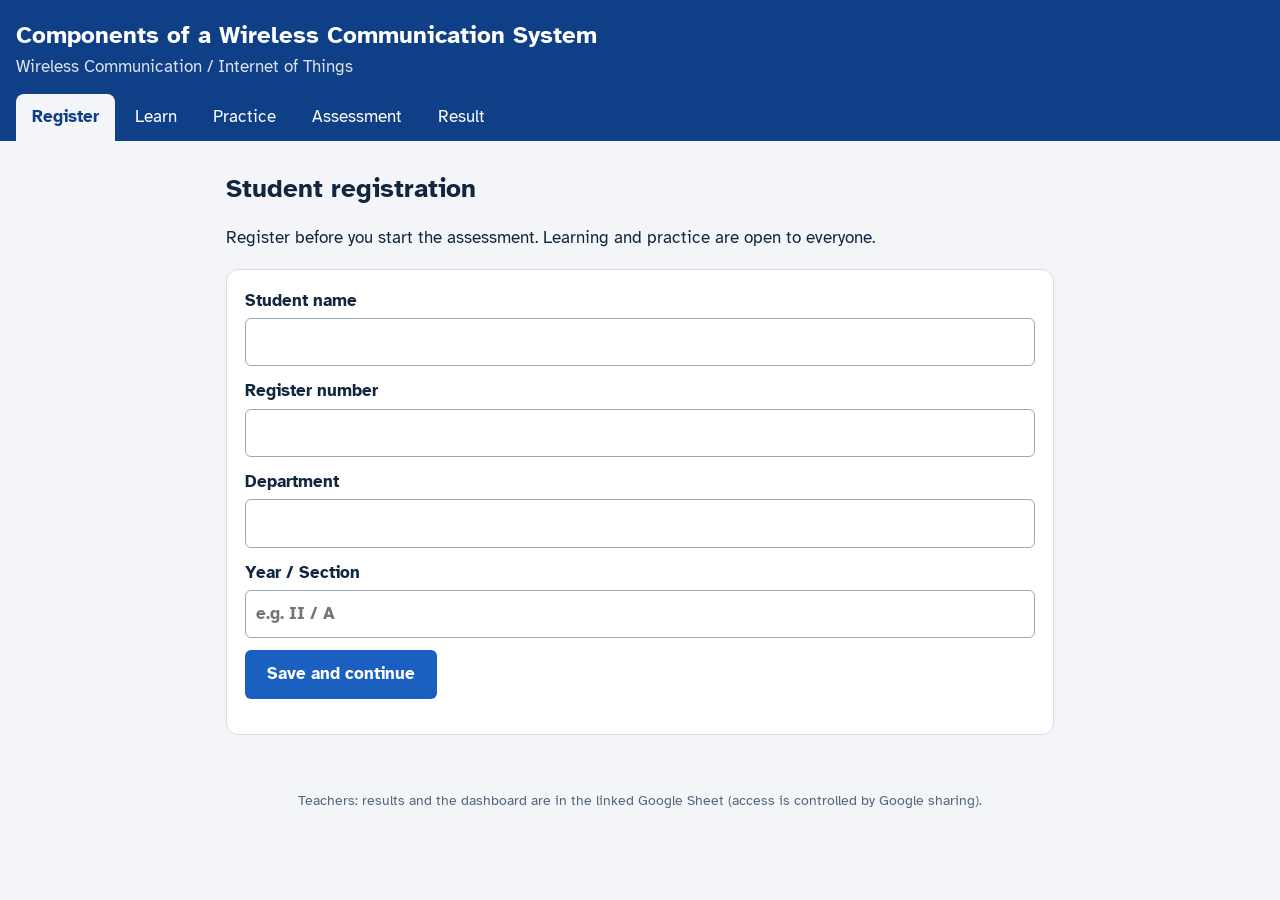
<file: index.html>
<!DOCTYPE html>
<html lang="en">
<head>
<meta charset="utf-8">
<meta name="viewport" content="width=device-width, initial-scale=1">
<title>Components of a Wireless Communication System</title>
<link rel="preconnect" href="https://fonts.googleapis.com">
<link href="https://fonts.googleapis.com/css2?family=Atkinson+Hyperlegible:wght@400;700&display=swap" rel="stylesheet">
<link rel="stylesheet" href="style.css">
</head>
<body>
<header>
  <h1>Components of a Wireless Communication System</h1>
  <p>Wireless Communication / Internet of Things</p>
  <nav aria-label="Main">
    <button data-v="register">Register</button>
    <button data-v="learn">Learn</button>
    <button data-v="practice">Practice</button>
    <button data-v="assess">Assessment</button>
    <button data-v="result">Result</button>
  </nav>
</header>
<main>
<section id="register">
  <h2>Student registration</h2>
  <p>Register before you start the assessment. Learning and practice are open to everyone.</p>
  <form id="regForm" class="card">
    <label>Student name <input name="name" required maxlength="80" autocomplete="name"></label>
    <label>Register number <input name="reg" required maxlength="30" pattern="[A-Za-z0-9\-\/]+" title="Letters, digits, - or /"></label>
    <label>Department <input name="dept" required maxlength="60"></label>
    <label>Year / Section <input name="year" required maxlength="20" placeholder="e.g. II / A"></label>
    <button class="primary">Save and continue</button>
    <p id="regMsg" role="status"></p>
  </form>
</section>

<section id="learn" hidden>
  <h2>Learn the six components</h2>
  <svg viewBox="0 0 720 150" role="img" aria-label="Block diagram: information source to transmitter to transmit antenna, over the air to receive antenna, receiver, destination" class="diagram">
    <defs><marker id="ar" markerWidth="8" markerHeight="8" refX="6" refY="4" orient="auto"><path d="M0,0 L8,4 L0,8z" fill="#1b5fc1"/></marker></defs>
    <g font-size="13" text-anchor="middle" fill="#12263f">
      <rect x="5" y="20" width="100" height="44" rx="6" class="b0"/><text x="55" y="47">Source</text>
      <rect x="135" y="20" width="110" height="44" rx="6" class="b1"/><text x="190" y="47">Transmitter</text>
      <rect x="275" y="20" width="100" height="44" rx="6" class="b1"/><text x="325" y="47">Tx Antenna</text>
      <rect x="405" y="20" width="100" height="44" rx="6" class="b1"/><text x="455" y="47">Rx Antenna</text>
      <rect x="535" y="20" width="90" height="44" rx="6" class="b1"/><text x="580" y="47">Receiver</text>
      <rect x="650" y="20" width="65" height="44" rx="6" class="b0"/><text x="682" y="47">Sink</text>
      <rect x="135" y="90" width="110" height="40" rx="6" class="b2"/><text x="190" y="115">Mixer · Amp · Filter</text>
      <rect x="520" y="90" width="120" height="40" rx="6" class="b2"/><text x="580" y="115">Filter · Amp · Mixer</text>
    </g>
    <g stroke="#1b5fc1" stroke-width="2" marker-end="url(#ar)"><line x1="105" y1="42" x2="133" y2="42"/><line x1="245" y1="42" x2="273" y2="42"/><line x1="375" y1="42" x2="403" y2="42" stroke-dasharray="5 4"/><line x1="505" y1="42" x2="533" y2="42"/><line x1="625" y1="42" x2="648" y2="42"/></g>
  </svg>
  <div id="learnCards"></div>
</section>

<section id="practice" hidden>
  <h2>Practice activities</h2>
  <div class="tabs" role="tablist" id="actTabs"></div>
  <div id="actBody" class="card"></div>
</section>

<section id="assess" hidden>
  <h2>Assessment</h2>
  <div id="assessIntro" class="card">
    <p>25 marks in total: 10 MCQs (10), 5 match-the-following (5) and 5 situation-based questions (10). You have 20 minutes, and you can attempt it once.</p>
    <button class="primary" id="startBtn">Start assessment</button>
    <p id="startMsg" role="status"></p>
  </div>
  <div id="quiz" hidden>
    <div class="sticky"><span id="clock" aria-live="off">20:00</span><div class="bar"><i id="prog"></i></div></div>
    <div id="qList"></div>
    <button class="primary" id="submitBtn">Submit assessment</button>
    <p id="subMsg" role="status"></p>
  </div>
</section>

<section id="result" hidden>
  <h2>Result</h2>
  <div id="resBody" class="card"><p>Complete the assessment to see your result.</p></div>
</section>
</main>
<footer>Teachers: results and the dashboard are in the linked Google Sheet (access is controlled by Google sharing).</footer>
<script src="questions.js"></script>
<script src="script.js"></script>
</body>
</html>
</file>
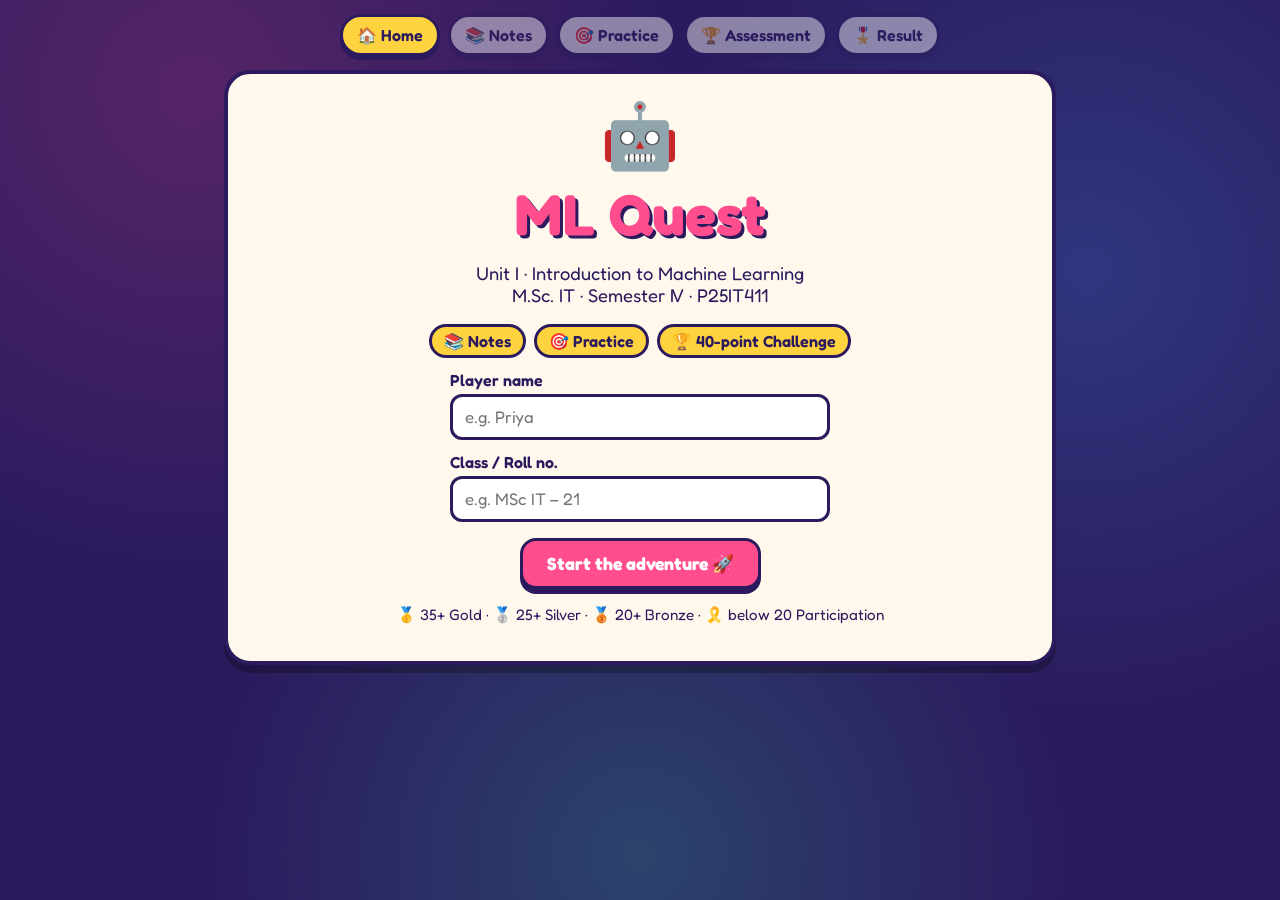
<file: machine-learning/index.html>
<!DOCTYPE html>
<html lang="en"><head><meta charset="utf-8">
<meta name="viewport" content="width=device-width, initial-scale=1, viewport-fit=cover">
<title>ML Quest – Machine Learning Game</title>
<link href="https://fonts.googleapis.com/css2?family=Fredoka:wght@400;500;600;700&display=swap" rel="stylesheet">
<style>
:root{--bg:#2b1b5e;--bg2:#3d2a7d;--card:#fff8ec;--ink:#2b1b5e;--pink:#ff4d8d;--yel:#ffd23f;--mint:#2ee6a6;--sky:#3fa7ff;--bad:#ff5c5c;box-sizing:border-box;padding-top:env(safe-area-inset-top,0px);padding-bottom:env(safe-area-inset-bottom,0px)}
*{box-sizing:inherit}
html{scroll-padding-top:env(safe-area-inset-top,0px)}
body{margin:0;font-family:'Fredoka','Trebuchet MS',system-ui,sans-serif;background:var(--bg);background-image:radial-gradient(circle at 15% 10%,#ff4d8d33 0,transparent 35%),radial-gradient(circle at 85% 30%,#3fa7ff33 0,transparent 35%),radial-gradient(circle at 50% 95%,#2ee6a633 0,transparent 40%);color:var(--ink);min-height:100vh}
#app{max-width:860px;margin:0 auto;padding:14px}
nav{display:flex;gap:8px;flex-wrap:wrap;justify-content:center;margin-bottom:14px}
nav button{font:inherit;font-weight:600;border:3px solid var(--ink);background:#fff;color:var(--ink);padding:8px 14px;border-radius:999px;cursor:pointer;box-shadow:0 4px 0 var(--ink)}
nav button.on{background:var(--yel)}
nav button:disabled{opacity:.45;cursor:not-allowed}
.card{background:var(--card);border:4px solid var(--ink);border-radius:26px;padding:22px;box-shadow:0 8px 0 #0004}
h1{font-size:clamp(2.2rem,8vw,3.6rem);line-height:1;margin:.2em 0;color:var(--pink);text-shadow:3px 3px 0 var(--ink)}
h2{margin:.2em 0 .5em;font-size:1.7rem}h3{margin:.8em 0 .3em;color:var(--pink)}
.btn{font:inherit;font-weight:700;font-size:1.1rem;border:3px solid var(--ink);background:var(--pink);color:#fff;padding:12px 24px;border-radius:16px;cursor:pointer;box-shadow:0 5px 0 var(--ink);transition:transform .1s}
.btn:active{transform:translateY(4px);box-shadow:0 1px 0 var(--ink)}
.btn.alt{background:var(--sky)}.btn.g{background:var(--mint);color:var(--ink)}
input,select{font:inherit;font-size:1.05rem;padding:10px 12px;border:3px solid var(--ink);border-radius:12px;background:#fff;color:var(--ink);width:100%}
label{font-weight:600;display:block;margin:12px 0 4px}
.hero{text-align:center}.mascot{font-size:4rem;display:inline-block;animation:bob 1.6s ease-in-out infinite}
@keyframes bob{50%{transform:translateY(-12px) rotate(6deg)}}
.pills{display:flex;gap:8px;flex-wrap:wrap;justify-content:center;margin:12px 0}
.pill{background:var(--yel);border:3px solid var(--ink);border-radius:999px;padding:4px 12px;font-weight:600}
.nb{background:#fff;border:3px solid var(--ink);border-left-width:12px;border-radius:14px;padding:10px 14px;margin:10px 0}
.nb.p{border-left-color:var(--pink)}.nb.s{border-left-color:var(--sky)}.nb.m{border-left-color:var(--mint)}.nb.y{border-left-color:var(--yel)}
.nb b{color:var(--pink)}
table{width:100%;border-collapse:collapse;background:#fff;border-radius:12px;overflow:hidden;font-size:.95rem}
td,th{border:2px solid var(--ink);padding:6px 8px;text-align:left}th{background:var(--yel)}
.wrap{overflow-x:auto}
.bar{height:16px;background:#fff;border:3px solid var(--ink);border-radius:99px;overflow:hidden;margin:8px 0 14px}
.bar i{display:block;height:100%;background:linear-gradient(90deg,var(--pink),var(--yel));transition:width .3s}
.hud{display:flex;justify-content:space-between;font-weight:700;flex-wrap:wrap;gap:6px}
.q{margin:14px 0;padding:12px;background:#fff;border:3px solid var(--ink);border-radius:16px}
.q p{margin:0 0 8px;font-weight:600}
.opt{display:block;width:100%;text-align:left;font:inherit;margin:6px 0;padding:10px 12px;border:3px solid var(--ink);border-radius:12px;background:#fff;color:var(--ink);cursor:pointer}
.opt:hover{background:#fff3c4}.opt.sel{background:var(--sky);color:#fff}
.opt.ok{background:var(--mint)}.opt.no{background:var(--bad);color:#fff}
.row{display:grid;grid-template-columns:1fr 2fr;gap:10px;align-items:center;margin:8px 0}
.fb{font-weight:600;margin-top:8px}
.medal{font-size:7rem;animation:bob 1.4s ease-in-out infinite}
.score{font-size:3rem;font-weight:700;color:var(--pink)}
.rain{position:fixed;top:-40px;font-size:2rem;animation:fall linear forwards;pointer-events:none;z-index:9}
@keyframes fall{to{transform:translateY(110vh) rotate(360deg)}}
@media(max-width:560px){.row{grid-template-columns:1fr}}
@media(prefers-reduced-motion:reduce){*{animation:none!important}}
</style></head><body><div id="app"></div>
<script>
const MCQ=[
["Which definition of ML comes from Alpaydin?",["Writing rules for every case by hand","Programming computers to optimize a performance criterion using example data or past experience","Storing data in large databases","Building faster hardware"],1],
["In Mitchell's definition, what does 'E' stand for?",["Error","Equation","Experience","Evaluation"],2],
["A spam filter that improves as it sees more labelled emails satisfies Mitchell's definition when…",["its code gets longer","its measured performance improves with experience","it uses more memory","it blocks all emails"],1],
["Which problem is BEST suited to ML rather than hand-written rules?",["Checking if marks ≥ 40","Converting km to miles","Recognising faces","Adding two numbers"],2],
["Traditional programming takes…",["Data + Program → Output","Data + Output → Program","Only output","Only a model"],0],
["Machine Learning takes data and expected results and produces…",["A bigger dataset","A model","A compiler","A database"],1],
["Which step turns raw text into numbers for an algorithm?",["Prediction","Data preparation / feature extraction","Testing","Deployment"],1],
["Why do we test a model on emails NOT used for training?",["To save time","To check how well it handles unseen data","To make training longer","To delete old data"],1],
["'Customers who buy bread also buy butter' is an example of…",["Regression","Classification","Association learning","Reinforcement learning"],2],
["Predicting the price of a 1,300 sq. ft. house is…",["Classification","Clustering","Regression","Association"],2],
["Grouping customers with NO predefined labels is…",["Supervised learning","Unsupervised learning","Regression","Rule-based programming"],1],
["A robot learns to walk using rewards and penalties. This is…",["Reinforcement learning","Classification","Association","Regression"],0],
["In Mitchell's checkers system, which module turns game history into training examples?",["Performance System","Critic","Generalizer","Experiment Generator"],1],
["Data Mining is best described as…",["A type of hardware","Discovering useful patterns from large collections of data","Only a part of traditional programming","Deleting duplicate data"],1],
["Which is a limitation of ML?",["It never needs data","It cannot analyse large data","Biased training data can give unfair predictions","It always gives correct answers"],2]];
const PRAC=[
["What is the output type of classification?",["A category","A continuous number","A reward","A cluster centre"],0,"Classification = Category!"],
["Regression predicts…",["Groups","Numerical values","Rewards","Rules"],1,"Regression = Number!"],
["Which uses labelled data?",["Supervised learning","Clustering","Both equally","Neither"],0,"Supervised learning learns from labelled examples."],
["The learner in reinforcement learning is the…",["Agent","Critic","Dataset","Label"],0,"Agent acts in an environment and gets rewards."],
["Which module picks new games to practise in the checkers system?",["Critic","Experiment Generator","Generalizer","Performance System"],1,"It proposes new problems to explore."],
["An algorithm vs a model: the model is…",["The procedure","The result of applying the procedure to data","The dataset","The label"],1,"Algorithm = procedure, model = result."],
["Which is NOT a field that contributes to ML?",["Statistics","Control theory","Probability","Pottery glazing"],2,"ML is interdisciplinary, but not that interdisciplinary!"],
["Overfitting means the model…",["Memorises training examples","Is too small","Has no data","Uses rewards"],0,"It memorises instead of generalising."]];
const MATCH=[
{t:"Round 1 – Data Vocabulary",p:[["Dataset","Collection of data"],["Instance","One data record"],["Feature","A characteristic of the data"],["Label","The correct output"],["Model","Result of applying a learning algorithm to data"]]},
{t:"Round 2 – Learning Types",p:[["Classification","Predicts a category"],["Regression","Predicts a numerical value"],["Clustering","Groups similar unlabelled data"],["Association","Finds items bought together"],["Reinforcement","Learns from rewards and penalties"]]},
{t:"Round 3 – Systems & Concepts",p:[["Performance System","Plays the game using learned knowledge"],["Critic","Produces training examples from game history"],["Generalizer","Learns a hypothesis from training examples"],["Experiment Generator","Proposes new problems to practise"],["Data Mining","Discovering useful knowledge in large data"]]}];
const FILL=[
["In Mitchell's T, E, P, the P stands for ___ .",["performance"]],
["Predicting a continuous number is called ___ .",["regression"]],
["Learning from data that has no labels is ___ learning.",["unsupervised"]],
["In reinforcement learning, the learner or decision-maker is the ___ .",["agent"]],
["Bread → Butter is an example of ___ learning.",["association"]],
["When a model memorises training data instead of learning general patterns it is ___ .",["overfitting","over-fitting"]],
["Deciding Spam or Genuine is a ___ problem.",["classification"]],
["Text is converted into a ___ representation so algorithms can process it.",["numerical","numeric"]],
["The correct output attached to a training example is called a ___ .",["label"]],
["The procedure used to learn is the ___ ; the model is its result.",["algorithm"]]];
const NOTES=[
["p","What is ML?","Alpaydin: programming computers to <b>optimize a performance criterion using example data or past experience</b>. Models can be predictive, descriptive or both."],
["s","Mitchell's T + E + P","A program learns from experience <b>E</b> on tasks <b>T</b> with performance measure <b>P</b> if its performance at T, as measured by P, improves with E. Chess: T = playing, E = many games, P = % won."],
["m","Why ML?","Expertise hard to express as rules (faces) · huge data (fraud) · changing environments (traffic)."],
["y","Traditional vs ML","Traditional: <b>Data + Program → Output</b>. ML: <b>Data + Expected results → Learning algorithm → Model</b>."],
["p","ML workflow","Collect data → prepare → extract features → train → test on unseen data → predict. Algorithm = procedure; model = result."],
["s","Five application areas","<b>Association</b> (relationships, P(Y|X)) · <b>Classification</b> (category) · <b>Regression</b> (number) · <b>Unsupervised</b> (hidden groups) · <b>Reinforcement</b> (rewards)."],
["m","Mitchell's checkers system","<b>Performance System</b> plays · <b>Critic</b> makes training examples · <b>Generalizer</b> learns a hypothesis · <b>Experiment Generator</b> proposes new problems."],
["y","Data Mining & interdisciplinary ML","Data mining finds useful knowledge in large data; ML is one of its techniques. ML draws on CS, statistics, maths, AI, probability, biology, psychology, control theory and information theory."],
["p","Limitations","Data dependency · bias · computing cost · overfitting · interpretability · privacy · wrong predictions. ML is powerful, not magic!"]];
const $=s=>document.querySelector(s),app=$('#app');
let st={page:'reg',name:'',cls:'',mcq:Array(15).fill(null),mt:MATCH.map(r=>Array(5).fill('')),fill:Array(10).fill(''),sec:0,res:null},pr={i:0,xp:0,done:false,ans:null};
const sh=a=>{a=[...a];for(let i=a.length-1;i>0;i--){const j=Math.random()*(i+1)|0;[a[i],a[j]]=[a[j],a[i]]}return a};
const nav=()=>{const ok=!!st.name,a=st.page;const b=(p,l,d)=>`<button class="${a==p?'on':''}" ${d?'disabled':''} onclick="go('${p}')">${l}</button>`;return `<nav>${b('reg','🏠 Home')}${b('notes','📚 Notes',!ok)}${b('practice','🎯 Practice',!ok)}${b('assess','🏆 Assessment',!ok)}${b('result','🎖️ Result',!st.res)}</nav>`};
function go(p){st.page=p;if(p=='practice'&&pr.done)pr={i:0,xp:0,done:false,ans:null};draw();window.scrollTo(0,0)}
function draw(){app.innerHTML=nav()+({reg,notes,practice,assess,result}[st.page])();}
function reg(){return `<div class="card hero"><div class="mascot">🤖</div><h1>ML Quest</h1><p style="font-size:1.15rem">Unit I · Introduction to Machine Learning<br>M.Sc. IT · Semester IV · P25IT411</p>
<div class="pills"><span class="pill">📚 Notes</span><span class="pill">🎯 Practice</span><span class="pill">🏆 40-point Challenge</span></div>
<div style="max-width:380px;margin:0 auto;text-align:left"><label>Player name</label><input id="nm" value="${st.name}" placeholder="e.g. Priya" maxlength="30">
<label>Class / Roll no.</label><input id="cl" value="${st.cls}" placeholder="e.g. MSc IT – 21" maxlength="30"></div>
<p><button class="btn" onclick="start()">Start the adventure 🚀</button></p>
<p style="font-size:.95rem">🥇 35+ Gold · 🥈 25+ Silver · 🥉 20+ Bronze · 🎗️ below 20 Participation</p></div>`}
function start(){const n=$('#nm').value.trim();if(!n){$('#nm').style.borderColor='#ff5c5c';$('#nm').placeholder='Please enter your name!';return}st.name=n;st.cls=$('#cl').value.trim();go('notes')}
function notes(){return `<div class="card"><h2>📚 Study Notes, ${esc(st.name)}!</h2><p>Read these power-ups, then try Practice.</p>${NOTES.map(n=>`<div class="nb ${n[0]}"><b>${n[1]}</b><br>${n[2]}</div>`).join('')}
<h3>Quick compare</h3><div class="wrap"><table><tr><th>Type</th><th>Learns</th><th>Example</th></tr><tr><td>Association</td><td>Relationships</td><td>Bread → Butter</td></tr><tr><td>Classification</td><td>Categories</td><td>Spam detection</td></tr><tr><td>Regression</td><td>Numbers</td><td>House price</td></tr><tr><td>Unsupervised</td><td>Hidden patterns</td><td>Customer groups</td></tr><tr><td>Reinforcement</td><td>Better actions</td><td>Robot navigation</td></tr></table></div>
<p style="text-align:center"><button class="btn alt" onclick="go('practice')">Go to Practice 🎯</button></p></div>`}
const esc=s=>s.replace(/[&<>"]/g,c=>({'&':'&amp;','<':'&lt;','>':'&gt;','"':'&quot;'}[c]));
function practice(){if(pr.done)return `<div class="card hero"><div class="mascot">⭐</div><h2>Practice complete!</h2><p class="score">${pr.xp} / ${PRAC.length*10} XP</p><p>${pr.xp>=60?'You are ready for the real challenge!':'Revisit the notes and try again.'}</p><button class="btn alt" onclick="go('notes')">Review notes</button> <button class="btn" onclick="pr={i:0,xp:0,done:false,ans:null};draw()">Replay</button> <button class="btn g" onclick="go('assess')">Take assessment</button></div>`;
const q=PRAC[pr.i];return `<div class="card"><div class="hud"><span>🎯 Practice ${pr.i+1}/${PRAC.length}</span><span>⭐ ${pr.xp} XP</span></div><div class="bar"><i style="width:${pr.i/PRAC.length*100}%"></i></div><div class="q"><p>${q[0]}</p>${q[1].map((o,i)=>`<button class="opt ${pr.ans!==null?(i==q[2]?'ok':i==pr.ans?'no':''):''}" ${pr.ans!==null?'disabled':''} onclick="pa(${i})">${o}</button>`).join('')}
${pr.ans!==null?`<div class="fb">${pr.ans==q[2]?'🎉 Correct! +10 XP':'💡 Not quite.'} ${q[3]}</div><p><button class="btn g" onclick="pn()">${pr.i==PRAC.length-1?'Finish':'Next'} ▶</button></p>`:''}</div></div>`}
function pa(i){pr.ans=i;if(i==PRAC[pr.i][2])pr.xp+=10;draw()}
function pn(){pr.ans=null;pr.i++;if(pr.i>=PRAC.length)pr.done=true;draw()}
const SECN=["🧠 Level 1 · Multiple Choice (15)","🧩 Level 2 · Match the Pairs (15)","✍️ Level 3 · Fill in the Blanks (10)"];
function assess(){const s=st.sec;let h=`<div class="card"><div class="hud"><span>${SECN[s]}</span><span>Total: 40 pts</span></div><div class="bar"><i style="width:${(s+1)/3*100}%"></i></div>`;
if(s==0)h+=MCQ.map((q,i)=>`<div class="q"><p>${i+1}. ${q[0]}</p>${q[1].map((o,j)=>`<button class="opt ${st.mcq[i]===j?'sel':''}" onclick="st.mcq[${i}]=${j};keep(()=>draw())">${o}</button>`).join('')}</div>`).join('');
if(s==1)h+=MATCH.map((r,ri)=>{const opts=r.opt||(r.opt=sh(r.p.map(x=>x[1])));return `<h3>${r.t}</h3>`+r.p.map((p,pi)=>`<div class="row"><b>${ri*5+pi+1}. ${p[0]}</b><select onchange="st.mt[${ri}][${pi}]=this.value"><option value="">— choose —</option>${opts.map(o=>`<option ${st.mt[ri][pi]==o?'selected':''}>${o}</option>`).join('')}</select></div>`).join('')}).join('');
if(s==2)h+=FILL.map((q,i)=>`<div class="q"><p>${i+1}. ${q[0]}</p><input value="${esc(st.fill[i])}" oninput="st.fill[${i}]=this.value" placeholder="type your answer" autocomplete="off"></div>`).join('');
h+=`<p style="text-align:center">${s>0?'<button class="btn alt" onclick="st.sec--;draw();window.scrollTo(0,0)">◀ Back</button> ':''}${s<2?`<button class="btn" onclick="st.sec++;draw();window.scrollTo(0,0)">Next level ▶</button>`:`<button class="btn g" onclick="submit()">Submit & see medal 🏅</button>`}</p></div>`;return h}
function keep(f){const y=scrollY;f();scrollTo(0,y)}
function submit(){const un=st.mcq.filter(x=>x===null).length+st.mt.flat().filter(x=>!x).length+st.fill.filter(x=>!x.trim()).length;
if(un&&!confirm(`${un} question(s) are unanswered. Submit anyway?`))return;
const m=st.mcq.reduce((a,x,i)=>a+(x===MCQ[i][2]?1:0),0);
const mt=MATCH.reduce((a,r,ri)=>a+r.p.reduce((b,p,pi)=>b+(st.mt[ri][pi]==p[1]?1:0),0),0);
const f=st.fill.reduce((a,x,i)=>a+(FILL[i][1].includes(x.trim().toLowerCase())?1:0),0);
st.res={m,mt,f,t:m+mt+f};go('result');if(st.res.t>=20)rain(st.res.t>=35?'🥇':st.res.t>=25?'🥈':'🥉')}
function rain(e){for(let i=0;i<24;i++){const d=document.createElement('div');d.className='rain';d.textContent=['🎉','⭐',e,'🎈'][i%4];d.style.left=Math.random()*100+'vw';d.style.animationDuration=2+Math.random()*2+'s';document.body.appendChild(d);setTimeout(()=>d.remove(),4500)}}
function result(){const r=st.res,t=r.t;const M=t>=35?['🥇','Gold Medal','You are an ML Grandmaster!']:t>=25?['🥈','Silver Medal','Brilliant work, nearly at the top!']:t>=20?['🥉','Bronze Medal','Solid effort — you cleared the bar!']:['🎗️','Participation Medal','Every great model starts with training. Try again!'];
const rev=`<h3>Answer review</h3><div class="wrap"><table><tr><th>Section</th><th>Score</th></tr><tr><td>Multiple choice</td><td>${r.m} / 15</td></tr><tr><td>Match the pairs</td><td>${r.mt} / 15</td></tr><tr><td>Fill in the blanks</td><td>${r.f} / 10</td></tr></table></div>
<h3>Fill-in-the-blank answers</h3>${FILL.map((q,i)=>{const ok=q[1].includes(st.fill[i].trim().toLowerCase());return `<div class="nb ${ok?'m':'p'}">${i+1}. ${ok?'✅':'❌'} Correct: <b>${q[1][0]}</b>${ok?'':` (you wrote: ${esc(st.fill[i])||'—'})`}</div>`}).join('')}
<h3>MCQs you missed</h3>${MCQ.map((q,i)=>st.mcq[i]===q[2]?'':`<div class="nb s">${i+1}. ${q[0]}<br>Answer: <b>${q[1][q[2]]}</b></div>`).join('')||'<p>None — perfect! 🌟</p>'}`;
return `<div class="card hero"><div class="medal">${M[0]}</div><h2>${M[1]}</h2><p style="font-size:1.2rem">${esc(st.name)}${st.cls?' · '+esc(st.cls):''}</p><p class="score">${t} / 40</p><p>${M[2]}</p>
<div class="pills"><span class="pill">🥇 35+</span><span class="pill">🥈 25+</span><span class="pill">🥉 20+</span><span class="pill">🎗️ below 20</span></div>
<p><button class="btn" onclick="retry()">Play again 🔁</button> <button class="btn alt" onclick="go('notes')">Study notes</button></p><div style="text-align:left">${rev}</div></div>`}
function retry(){st.mcq=Array(15).fill(null);st.mt=MATCH.map(r=>{delete r.opt;return Array(5).fill('')});st.fill=Array(10).fill('');st.sec=0;st.res=null;go('assess')}
draw();
</script></body></html>
</file>
<file: style.css>
:root{--ink:#12263f;--blue:#1b5fc1;--deep:#0f3f86;--sky:#e8f0fb;--grey:#f3f5f8;--line:#d5dce6;--ok:#17794a;--bad:#b3261e}
*{box-sizing:border-box}
body{margin:0;font:17px/1.55 "Atkinson Hyperlegible",system-ui,sans-serif;color:var(--ink);background:var(--grey)}
header{background:var(--deep);color:#fff;padding:20px 16px 0}
header h1{margin:0;font-size:1.5rem;line-height:1.25}header p{margin:4px 0 14px;opacity:.85}
nav{display:flex;gap:4px;overflow-x:auto}
nav button{background:transparent;color:#fff;border:0;padding:10px 16px;border-radius:8px 8px 0 0;font:inherit;cursor:pointer;transition:background .2s}
nav button:hover{background:rgba(255,255,255,.15)}nav button[aria-current=true]{background:var(--grey);color:var(--deep);font-weight:700}
main{max-width:860px;margin:0 auto;padding:20px 16px 40px}
h2{margin:8px 0 12px}
.card,.lc{background:#fff;border:1px solid var(--line);border-radius:12px;padding:18px;margin:0 0 14px}
.lc{border-left:6px solid var(--blue)}.lc h3{margin:0 0 6px}.lc dt{font-weight:700;margin-top:8px}.lc dd{margin:0}
.diagram{width:100%;background:#fff;border:1px solid var(--line);border-radius:12px;margin-bottom:14px}
.b0{fill:var(--grey);stroke:var(--line)}.b1{fill:var(--sky);stroke:var(--blue)}.b2{fill:#fff;stroke:var(--blue);stroke-dasharray:4 3}
label{display:block;margin:0 0 12px;font-weight:700}
input,select{display:block;width:100%;margin-top:4px;padding:10px;font:inherit;border:1px solid #9aa8bc;border-radius:6px;background:#fff}
button{font:inherit}
.primary{background:var(--blue);color:#fff;border:0;padding:11px 22px;border-radius:6px;cursor:pointer;font-weight:700;transition:background .2s}
.primary:hover{background:var(--deep)}.primary:disabled{opacity:.5;cursor:wait}
.ghost{background:#fff;border:1px solid var(--blue);color:var(--blue);padding:9px 16px;border-radius:6px;cursor:pointer}
.tabs{display:flex;gap:6px;flex-wrap:wrap;margin-bottom:12px}.tabs .ghost[aria-selected=true]{background:var(--blue);color:#fff}
.opt{display:block;width:100%;text-align:left;margin:6px 0;padding:10px 12px;border:1px solid var(--line);border-radius:6px;background:#fff;cursor:pointer;transition:background .15s}
.opt:hover{background:var(--sky)}
.ok{border-color:var(--ok)!important;background:#e6f4ec!important}.no{border-color:var(--bad)!important;background:#fbeae9!important}
.fb{margin:6px 0 14px;font-size:.95rem}.fb.ok{color:var(--ok);background:none!important}.fb.no{color:var(--bad);background:none!important}
.q{background:#fff;border:1px solid var(--line);border-radius:12px;padding:14px 16px;margin-bottom:12px}
.q p{margin:0 0 8px;font-weight:700}.q label{font-weight:400;margin:4px 0;display:flex;gap:8px;align-items:flex-start}.q input[type=radio]{width:auto;margin:5px 0 0}
.sticky{position:sticky;top:0;background:var(--grey);padding:8px 0;z-index:5;display:flex;gap:12px;align-items:center}
#clock{font-weight:700;font-variant-numeric:tabular-nums;font-size:1.3rem;color:var(--deep)}
.bar{flex:1;height:10px;background:var(--line);border-radius:6px;overflow:hidden}.bar i{display:block;height:100%;width:0;background:var(--blue);transition:width .3s}
.drag{display:flex;flex-direction:column;gap:6px;padding:0;list-style:none}
.drag li{padding:10px 12px;border:1px dashed var(--blue);border-radius:6px;background:var(--sky);cursor:grab}.drag li.sel{outline:3px solid var(--blue)}
.grid{display:grid;grid-template-columns:repeat(auto-fit,minmax(180px,1fr));gap:10px}
.grid div{background:var(--grey);border-radius:8px;padding:10px}.grid b{display:block;font-size:1.25rem}
footer{text-align:center;color:#55657d;font-size:.9rem;padding:0 16px 24px}
:focus-visible{outline:3px solid #f5a623;outline-offset:2px}
@media(prefers-reduced-motion:reduce){*{transition:none!important}}
</file>
